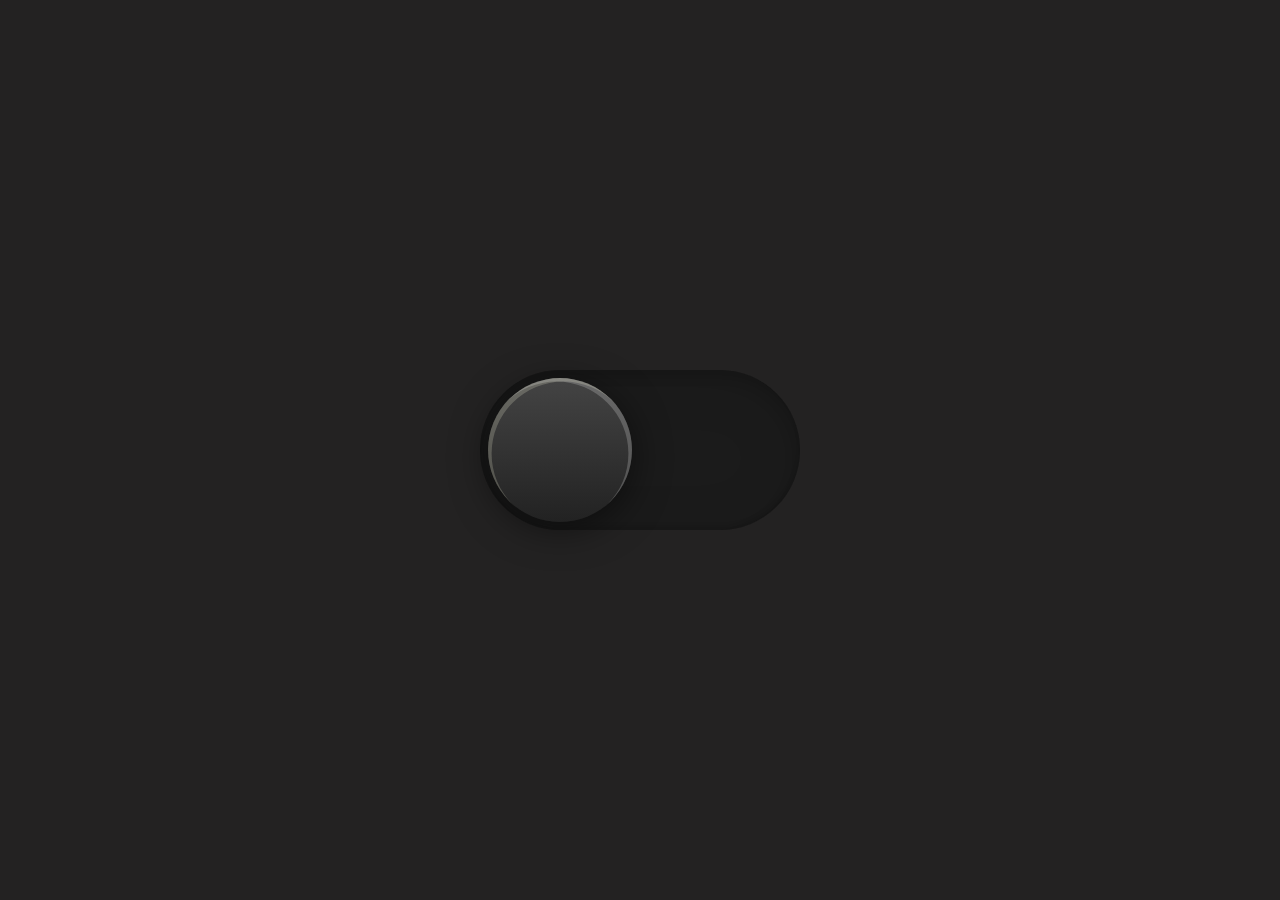
<file: Proyecto11-Toggle/index.html>
<!DOCTYPE html>
<html lang="es">
<head>
    <meta charset="UTF-8">
    <meta name="viewport" content="width=device-width, initial-scale=1.0">
    <link rel="stylesheet" href="src/style.css">
    <title>Document</title>
</head>
<body>
    <div id="toggle">
        <i class="circulo"></i>
    </div>
    <script src="script.js"></script>
</body>
</html>
</file>
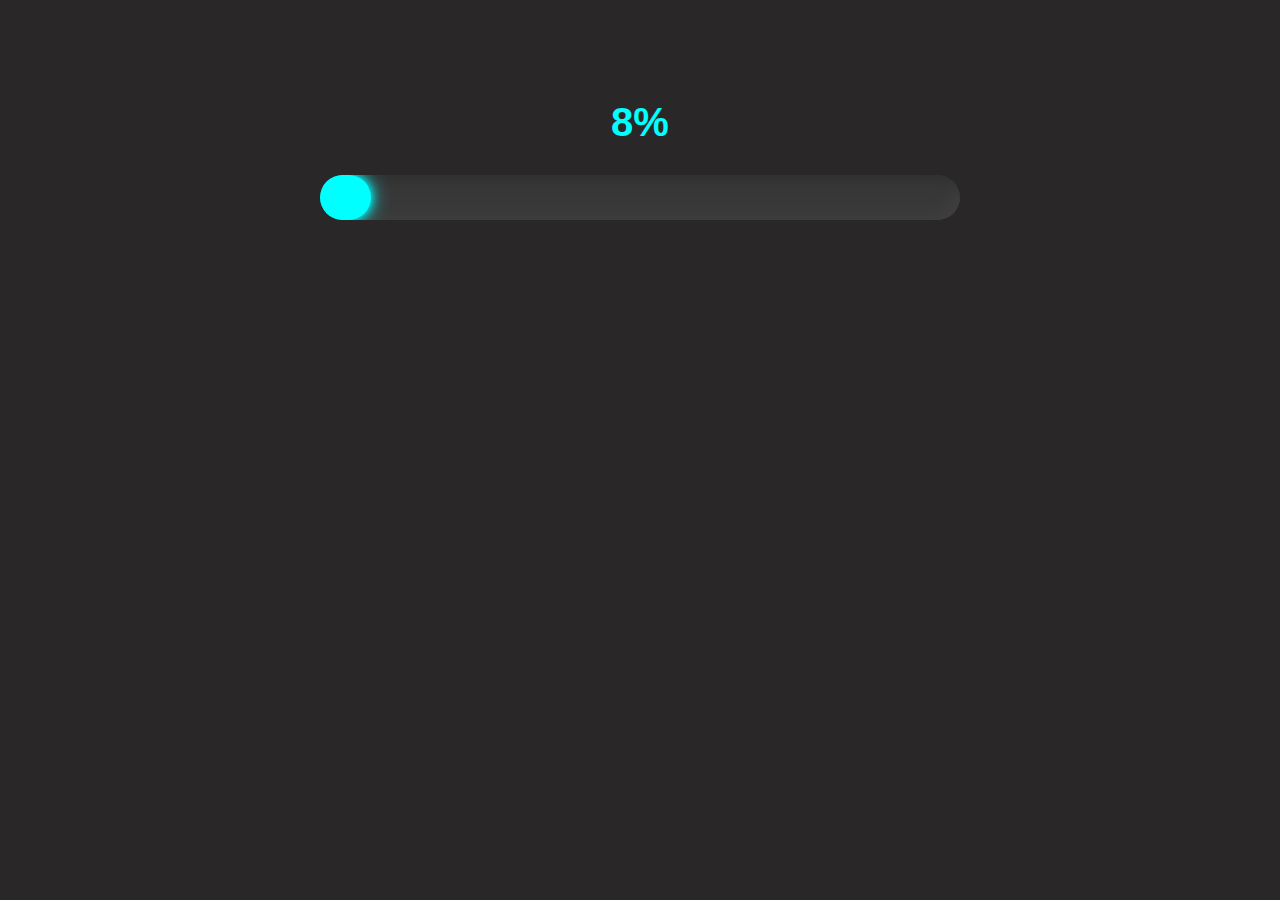
<file: Proyecto13-BarraDeProgreso/index.html>
<!DOCTYPE html>
<html lang="es">
<head>
    <meta charset="UTF-8">
    <meta name="viewport" content="width=device-width, initial-scale=1.0">
    <link rel="stylesheet" href="./css/style.css">
    <title>Document</title>
</head>
<body>
    <div class="porcentaje">0</div>
    <div class="barra">
        <span class="progreso"></span>
    </div>
    
    <script src="./script.js"></script>
</body>
</html>
</file>
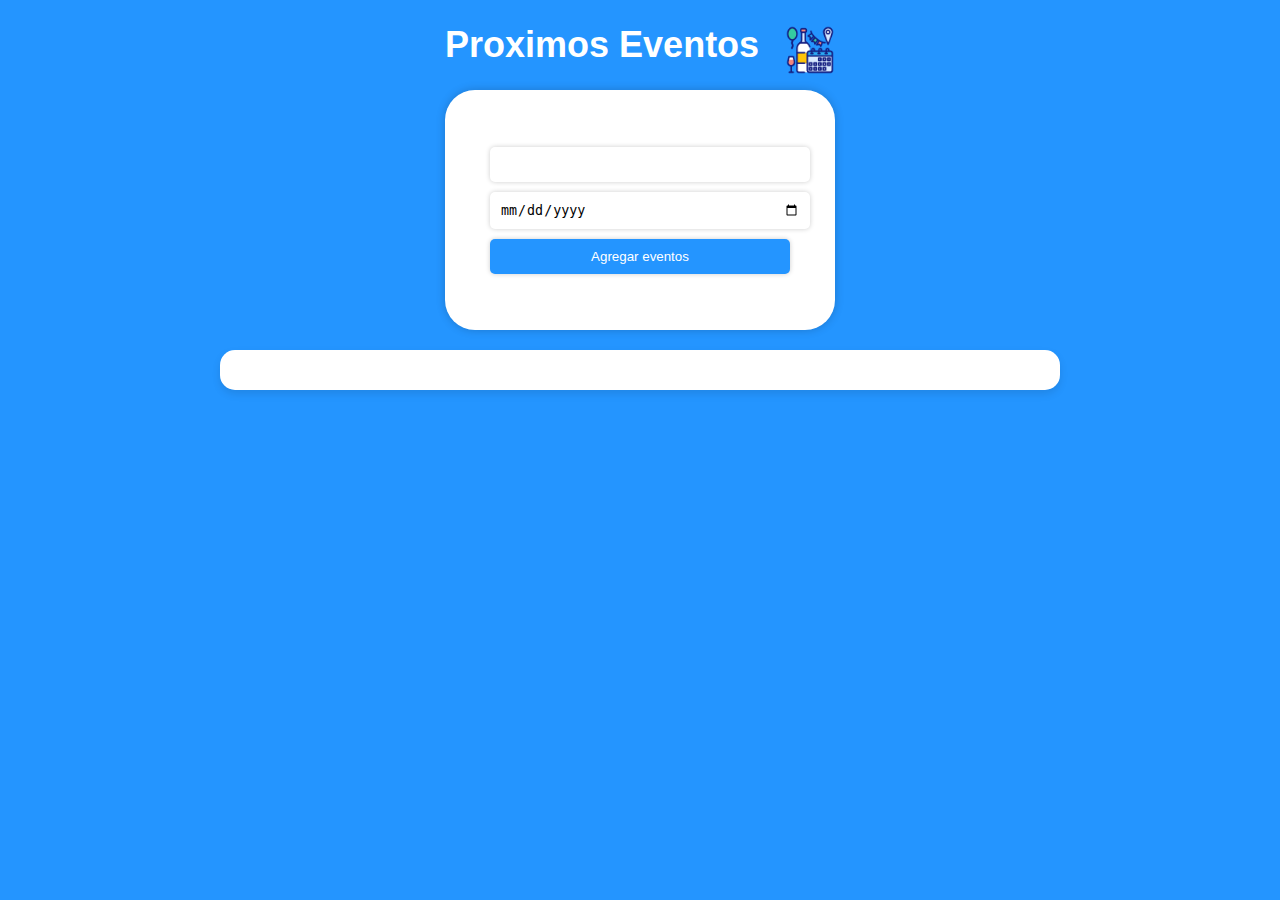
<file: Proyecto9 - Eventos/index.html>
<!DOCTYPE html>
<html lang="en">
<head>
    <meta charset="UTF-8">
    <meta name="viewport" content="width=device-width, initial-scale=1.0">
    <title>Eventos</title>
    <link rel="stylesheet" href="./css/style.css">
</head>
<body>
    <h1 id="titulo">
        Proximos Eventos 
    </h1>

    <div class="logo">
        <img src="img/Icono.png" class="logito">
    </div>
    

    <div class="eventos">
    <div class="formulario">

        <form>
            <input type="text" id="nombreEvento" maxlength="25"/>
            <input type="date" id="fechaEvento"/>
            <input type="submit" id="agregar" value="Agregar eventos"/>

            </form>
        </div>
    </div>
    <div class="listaEventos2" id="listaEventos"    ></div>


    <script src="./script.js"></script>
</body>
</html>
</file>
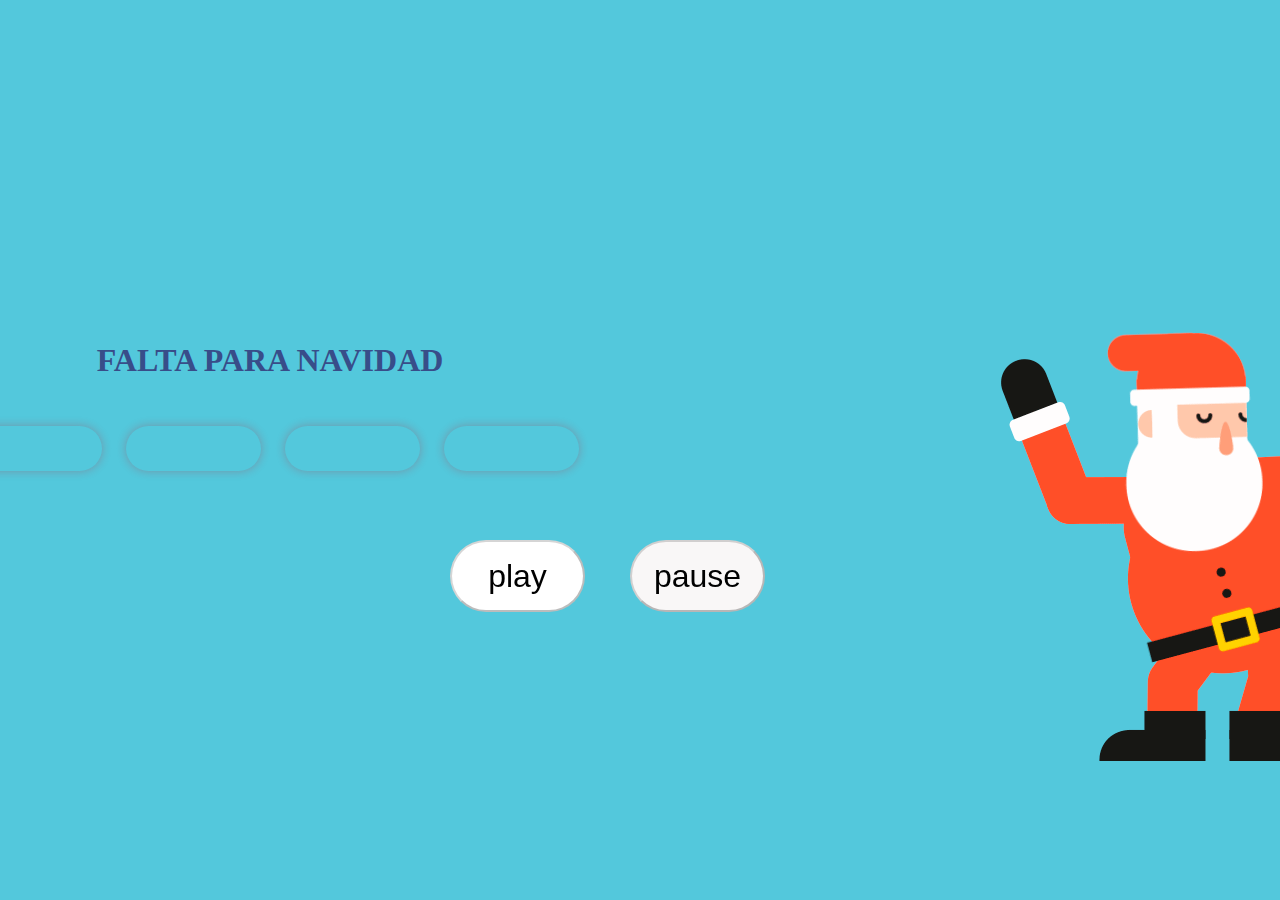
<file: PROYECTO 8/PROYECTO 8/index.html>
<!DOCTYPE html>
<html lang="es">

<head>
    <meta charset="UTF-8">
    <meta name="viewport" content="width=device-width, initial-scale=1.0">
    <title>CUENTA REGRESIVA</title>
    <link rel="stylesheet" href="./css/style.css">
</head>

<body>
    <h1 id="titulo">FALTA PARA NAVIDAD </h1>

    <div class="cont">
        <div id="cuentaRegresiva"></div>
        <div class="campo" id="dias"></div>
        <div class="campo" id="horas"></div>
        <div class="campo" id="minutos"></div>
        <div class="campo" id="segundos"></div>
        <button class="boton1" id="play" onclick="son(1)">play</button>
        <button class="boton" id="pause" onclick="son(2)">pause</button>
    </div>

    <div class="baile">
        <div class="papaOff" id="papaquieto">
        </div>
    </div>

    <script src="./script.js"></script>
</body>

</html>
</file>
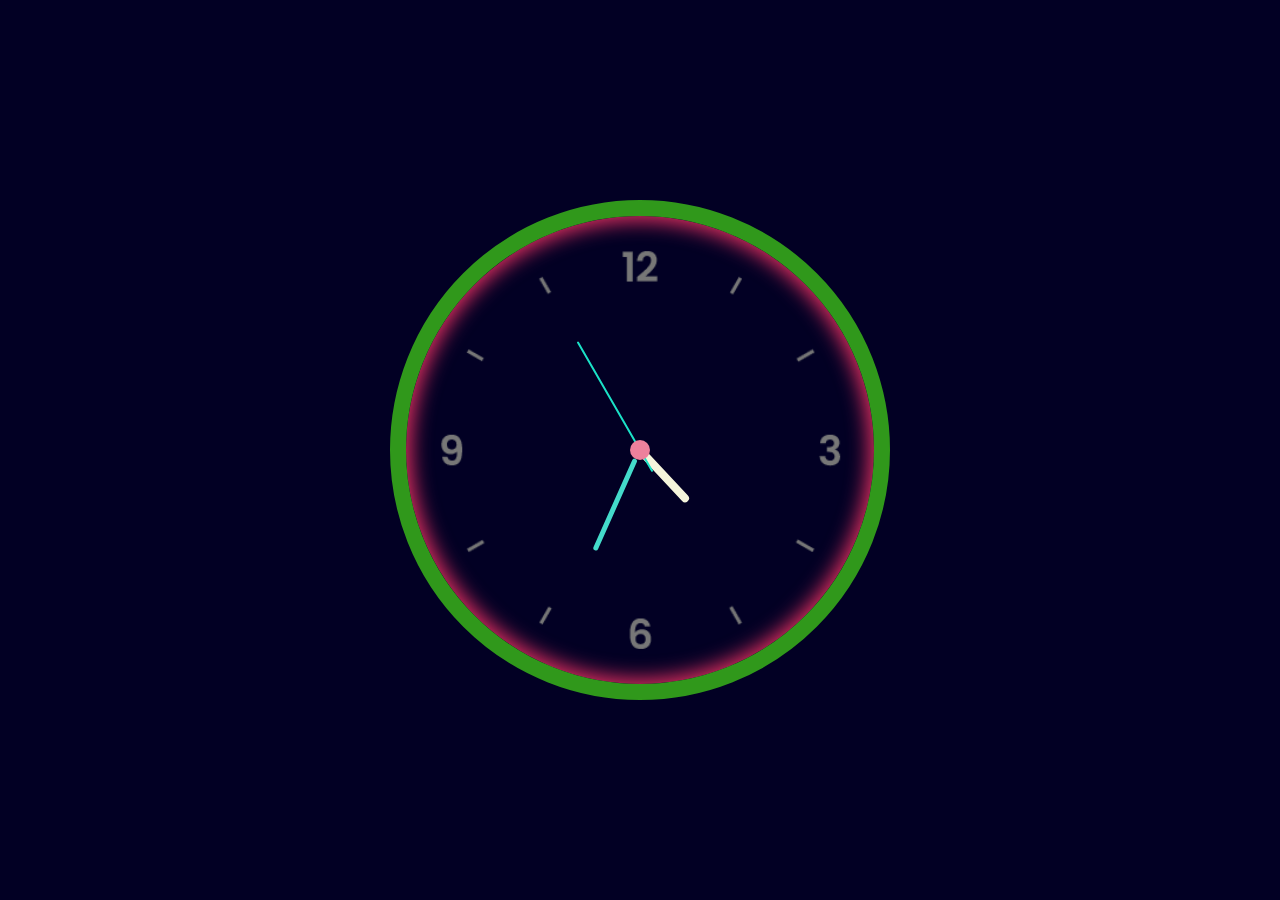
<file: Proyecto3-RelojAnalogo/RelojAnalogo/index.html>
<!DOCTYPE html>
<html lang="es">

<head>
    <meta charset="UTF-8">
    <meta name="viewport" content="width=device-width, initial-scale=1.0">
    <link rel="stylesheet" href="./src/style.css">
    <title>Document</title>
</head>

<body>
    <div class="reloj">
        <div class="hora"></div>
        <div class="minuto"></div>
        <div class="segundo"></div>
    </div>
    <script src="./script.js"></script>
</body>

</html>
</file>
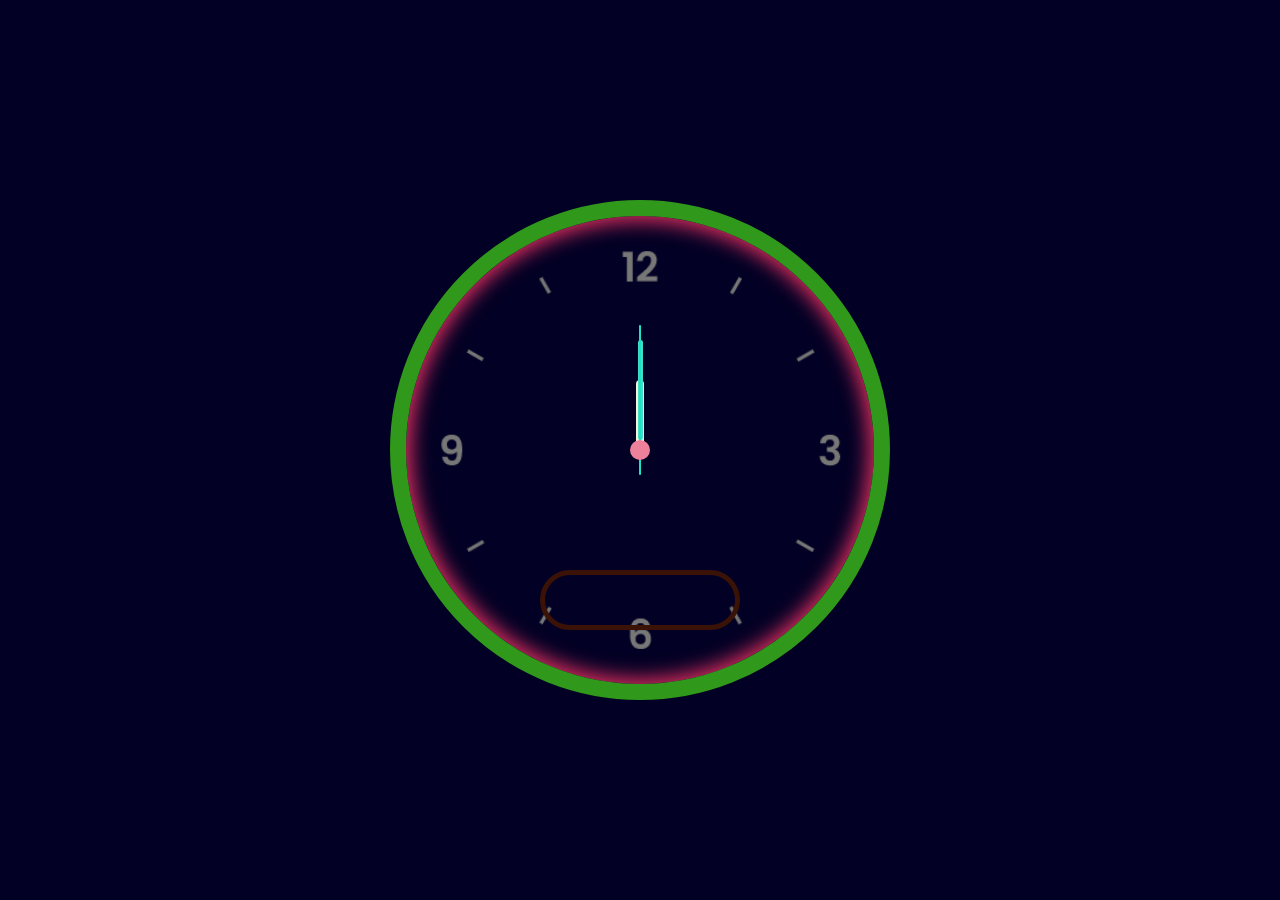
<file: Proyecto4-RelojAnalogo+RelojDigital/RelojAnalogo+RelojDigital/index.html>
<!DOCTYPE html>
<html lang="es">

<head>
    <meta charset="UTF-8">
    <meta name="viewport" content="width=device-width, initial-scale=1.0">
    <link rel="stylesheet" href="./src/style.css">
    <title>Document</title>
</head>

<body>
    <div class="reloj-analogo">
        <div class="hora"></div>
        <div class="minuto"></div>
        <div class="segundo"></div>
        <div class="reloj-digital"></div>
    </div>
    <script src="./script.js"></script>
</body>

</html>
</file>
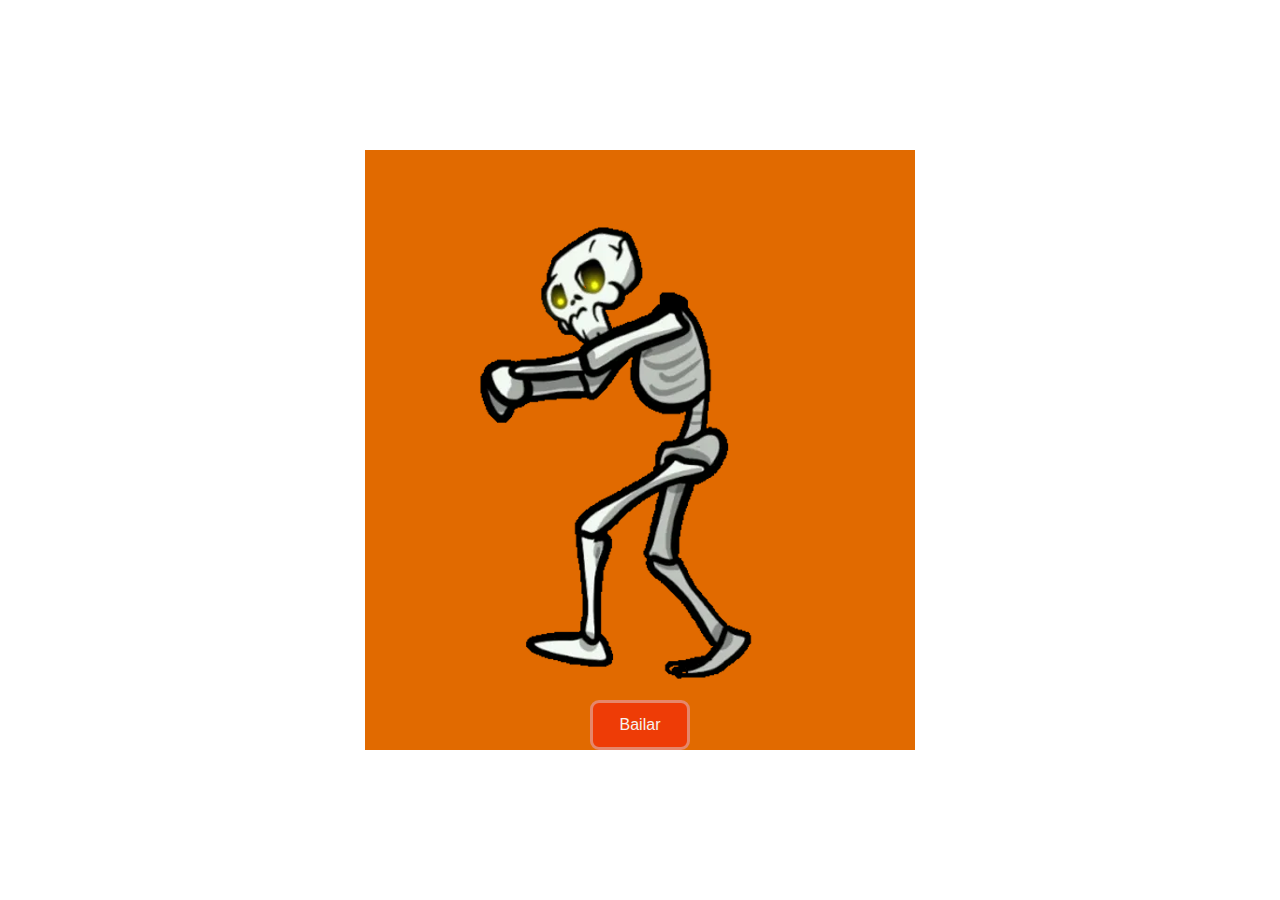
<file: Proyecto5ObjetoEnMovimiento/ObjetoEnMovimiento/index.html>
<!DOCTYPE html>
<html lang="es">

<head>
    <meta charset="UTF-8">
    <meta name="viewport" content="width=device-width, initial-scale=1.0">
    <link rel="stylesheet" href="./src/style.css">
    <title>Baile</title>
</head>

<body>
    <div class="Baile">
        <div id="esqueletoquieto" class="esqueletoOff">
            <div class="esqueletoOnOff" onclick="bailar()">Bailar</div>
        </div>
    </div>
    <script src="./script.js"></script>
</body>

</html>
</file>
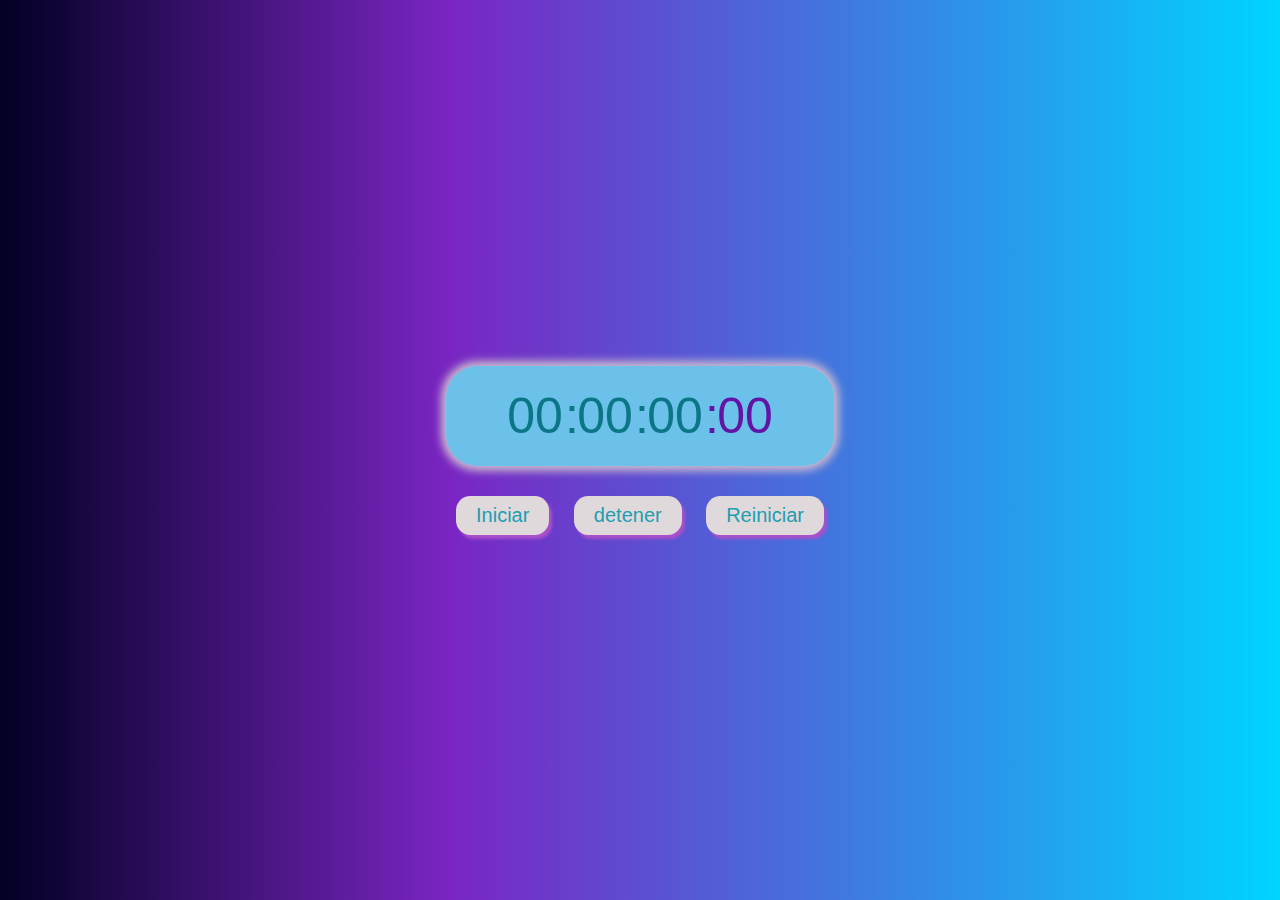
<file: proyecto7/Proyecto7/index.html>
<!DOCTYPE html>
<html lang="es">
<head>
    <meta charset="UTF-8">
    <meta name="viewport" content="width=device-width, initial-scale=1.0">
    <link rel="stylesheet" href="./src/style.css">
    <title>Cronometro</title>
</head>
<body>
    <div class="pantalla">
        <div class="Cronometro">
            <span class= "hora">00</span>
            <span class= "separador">:</span>
            <span class= "minuto">00</span>
            <span class= "separador">:</span>
            <span class= "segundo">00</span>
            <span class= "separador-mili">:</span>
            <span class= "milisegundo">00</span>
        </div>
        <div class="botones">
            <button class="iniciar">Iniciar</button>
            <button class="detener">detener</button>
            <button class="reiniciar">Reiniciar</button>
        </div>
    </div>
    <script src="./script.js"></script>
</body>
</html>
</file>
<file: Proyecto11-Toggle/src/style.css>
*{
    margin: 0;
    padding: 0;
    box-sizing: border-box;
}

body{
    background-color: rgb(35, 34, 34);
    display: flex;
    justify-content: center;
    align-items: center;
    flex-direction: column;
    min-height: 100vh;
    transition: 0.5s;
    &.toggleBlanco{
        background-color: rgb(255, 255, 255226);
    }
}

#toggle {
    height: 160px;
    width: 320px;
    background: #1b1b1b;
    box-shadow: inset 0 8px 60px rgba(0, 0, 0, 0.1),
                inset 0 8px 8px rgba(0, 0, 0, 0.1),
                inset 0 -4px 4px rgba(0, 0, 0, 0.1);
    position: relative;
    border: none;
    cursor: pointer;
    transition: 0.5s;
    appearance: none;
    border-radius: 160px;
    &.toggleBlanco{
        background-color: rgb(232, 235, 238);
        box-shadow: 0 2px 60px rgba(0, 0, 0, 0.1),
                inset 2px 8px rgba(255, 255, 225, 0.1),
                inset -4px 4px rgba(255, 255, 255, 0.05); 
                
        .circulo{
            left: 160px;
            box-shadow: 0 8px 20px rgba(0, 0, 0, 0.1),
                inset 4px 4px rgb(255, 255, 255),
                inset -4px 4px rgba(255, 255, 255, 1);
            background: linear-gradient(to bottom, aliceblue, #fafafa);
        }
    }
}

.circulo{
    position: absolute;
    top: 0;
    left: 0;
    width: 160px;
    height: 160px;
    content: "";
    background: linear-gradient(to bottom, #444, #222);
    border-radius: 50vh;
    transform: scale(0.9);
    transition: 0.5s;
    box-shadow: 0 8px 40px rgba(0, 0, 0, 0.5),
                inset 4px 4px rgba(255, 255, 225, 0.2),
                inset -4px 4px rgba(255, 255, 255, 0.2);

}
</file>
<file: Proyecto13-BarraDeProgreso/css/style.css>
*{
    margin: 0;
    padding: 0;
    box-sizing: border-box;
}

body {
    background-color: rgb(41, 39, 39);
}

.barra {
    background-color: #383838;
    height: 45px;
    width: 50%;
    margin: 130px auto;
    box-shadow: inset 6px 6px 12px #303030,
        inset -6px -6px 12px #404040;
    overflow: hidden;
    border: none;
    border-radius: 20rem;
}

.progreso {
    height: 100%;
    width: 0;
    background-color: aqua;
    box-shadow: 0 0 10px aqua,
        0 0 20px aqua;
    display: block;
    border-radius: 20rem;
}

.porcentaje {
    font-size: 2.5rem;
    font-family: 'Gill Sans', 'Gill Sans MT', Calibri, 'Trebuchet MS', sans-serif;
    font-weight: bold;
    text-align: center;
    transform: translateY(100px);
    color: aqua;
}

body.celebracion {
    background-image: url("../img/imagenProyecto.gif");
    background-size: cover;
    background-repeat: no-repeat;
}
</file>
<file: Proyecto9 - Eventos/css/style.css>
body {
 
    background-color: rgb(36, 149, 255);
    font-family: Arial, sans-serif;
    }
  
  h1 {
    position: relative;
    right: 3%;
    color: white;
    font-size: 36px;
    text-align: center;
    font-family: 'Gill Sans', 'Gill Sans MT', Calibri, 'Trebuchet MS', sans-serif;
}

.logo {
  position: absolute;
  display: flex;
  width: 50px;
  height: 50px;
  left: 780px;
  top: 25px;
  margin-left: 5px; /* Adjust the margin as needed */
}
  
  .formulario {
    align-content: center;
    margin: 20px auto;
    height: 150px;
    width: 300px;
    padding: 45px;
    background-color: #fff;
    border-radius: 30px;
    box-shadow: 0 0 10px rgba(0, 0, 0, 0.2);
    overflow: auto; 
  }

  
  .listaEventos2 {
    background-color: white;
    border-radius: 15px;
    box-shadow: 0 4px 8px rgba(0, 0, 0, 0.1);
    margin: 20px auto;
    max-width: 800px;
    padding: 20px;
    transition: background-color 0.3s ease;
}

  
  .listaEventos2:hover {
    background-color: beige;
  }

  input[type="text"],
  input[type="date"],
  input[type="submit"] {
    display: block;
    margin: 10px 0;
    padding: 10px;
    width: 100%;
    border: none;
    border-radius: 5px;
    box-shadow: 0 0 5px rgba(0, 0, 0, 0.2);
  }
  
  input[type="submit"] {
    background-color: rgb(36, 149, 255);
    color: #fff;
    cursor: pointer;
  }
  

  .evento {
    background-color: white;
    border-radius: 15px;
    box-shadow: 0 4px 8px rgba(0, 0, 0, 0.1);
    padding: 20px;
    margin: 0 auto;
    margin-bottom: 10px;
    transition: background-color 0.3s ease;
    display: flex;
    width: 90%;
    justify-content: space-between;
    position: relative;
    border: 2px solid rgb(20, 2, 2);

}


.evento:hover {
    background-color: #e0b3a4;
}

.dia {
    align-items: baseline;
    display: flex;
    font-family: 'Gill Sans', 'Gill Sans MT', Calibri, 'Trebuchet MS', sans-serif;

}

.diasFaltantes {
    position: absolute;
    color: rgb(17, 228, 17);
    left: 10%;
    font-size: 24px;
    font-weight: bold;
    margin-right: 5px;
    vertical-align: text-top;
    font-family: 'Gill Sans', 'Gill Sans MT', Calibri, 'Trebuchet MS', sans-serif;
}


.texto {
    position: absolute;
    left: 7.5%;
    top: 50%;
    font-size: 18px;
    font-family: 'Gill Sans', 'Gill Sans MT', Calibri, 'Trebuchet MS', sans-serif;
}

.nombreEvento,
.fechaEvento,
.acciones {
    margin-top: 10px;
    font-family: 'Gill Sans', 'Gill Sans MT', Calibri, 'Trebuchet MS', sans-serif;
    overflow: hidden;
    text-overflow: ellipsis;
    white-space: nowrap;
}

.nombreEvento {
  position: absolute;
  left: 25%;
  font-size: 20px;
  color: #333;
  overflow: hidden;
  text-overflow: ellipsis;
  white-space: nowrap;
  flex-grow: 1;
}

.fechaEvento {
  position: absolute;
  left: 60%;
  font-size: 16px;
  color: #555;
  margin-right: 10px;
  font-family: 'Gill Sans', 'Gill Sans MT', Calibri, 'Trebuchet MS', sans-serif;
  overflow: hidden;
  text-overflow: ellipsis;
  white-space: nowrap;
}

.acciones {
    margin-top: 15px;
  }

.eliminar {
    background-color: #37ad33;
    color: #fff;
    cursor: pointer;
    border: none;
    padding: 15px 12px;
    border-radius: 5px;
    font-size: 14px;
    transition: background-color 0.3s ease;
}

.eliminar:hover {
    background-color: #c21717;
}
</file>
<file: PROYECTO 8/PROYECTO 8/css/style.css>
* {
    margin: 0;
    padding: 0;
    box-sizing: border-box;
    background-color: rgb(83, 200, 220);
}

body {
    align-items: center;
    justify-content: center;
    display: flex;
    min-height: 100vh;
}



#titulo {
    color: rgb(56, 77, 137);
    position: relative;
    top: -10vh;
    left: -6vh;
}

.campo {
    margin: 10px;
    position: relative;
    display: inline-flex;
    align-items: center;
    justify-content: center;
    left: -60vh;
    width: 15vh;
    height: 5vh;
    border-radius: 3rem;
    font-size: 2rem;
    box-shadow: 0 0 10px rgba(198, 28, 45, 0.3);
}


.papaOff {
    position: fixed;
    top: 30vh;
    width: 650px;
    height: 600px;
    left: 100vh;
    background-image: url("../img/papaNoel1.png");
    background-repeat: no-repeat;

}

.papaOff.on {
    background-image: url("../img/papaNoel.gif");
    background-repeat: no-repeat;
}

#play{
    color: rgb(0, 0, 0);
    position: fixed;
    top: 60vh;
    left: 50vh;
    width: 15vh;
    height: 8vh;
    border-radius: 3rem;
    font-size: 2rem;
    cursor: pointer;
    background-color: rgb(255, 255, 255);
}
#pause{
    color: rgb(0, 0, 0);
    position: fixed;
    top: 60vh;
    left: 70vh;
    width: 15vh;
    height: 8vh;
    border-radius: 3rem;
    font-size: 2rem;
    cursor: pointer;
    background-color: rgb(249, 247, 247);
}

h1{
    position: relative;
    top:200px;
    left:350px;
}

.esti{
    position: relative;
    top:210px;
    left: 240px;
}


#pause.on {
    background-color: rgb(231, 49, 70);
}

#play.on {
    background-color: rgb(212, 20, 20);
}

#pause:hover.on {
    color: rgb(143, 28, 28);
    background-color: rgb(175, 67, 177);
}

#play:hover.on {
    color: rgb(185, 30, 30);
    background-color: rgb(175, 67, 177);
}
</file>
<file: Proyecto3-RelojAnalogo/RelojAnalogo/src/style.css>
* {
    margin: 0;
    padding: 0;
    box-sizing: border-box;
}

body {
    display: flex;
    align-items: center;
    justify-content: center;
    min-height: 100vh;
    background-color: rgb(2, 0, 36);
}

.reloj {
    width: 500px;
    height: 500px;
    display: flex;
    justify-content: center;
    align-items: center;
    background-image: url("../img/RelojFondo.png");
    background-size: cover;
    border: 1rem solid rgb(48, 152, 27);
    border-radius: 50vh;
    box-shadow: inset 0px 0px 20px 5px rgb(227, 47, 96);
}

.reloj::before {
    content: '';
    position: absolute;
    width: 20px;
    height: 20px;
    background: rgb(237, 129, 156);
    border-radius: 50vh;
    z-index: 10000;
}

.hora {
    width: 140px;
    height: 140px;
}

.minuto {
    width: 220px;
    height: 220px;
}

.segundo {
    width: 250px;
    height: 250px;
}

.hora::before {
    content: '';
    position: absolute;
    width: 8px;
    height: 70px;
    background: beige;
    z-index: 10;
    border-radius: 50vh;
}

.minuto::before {
    content: '';
    position: absolute;
    width: 5px;
    height: 100px;
    background: rgb(68, 219, 203);
    z-index: 11;
    border-radius: 50vh;
}

.segundo::before {
    content: '';
    position: absolute;
    width: 1.8px;
    height: 150px;
    background: rgb(27, 226, 199);
    z-index: 11;
    border-radius: 50vh;
}

.hora,
.minuto,
.segundo {
    display: flex;
    justify-content: center;
    position: absolute;
    border-radius: 50vh;
}
</file>
<file: Proyecto4-RelojAnalogo+RelojDigital/RelojAnalogo+RelojDigital/src/style.css>
* {
    margin: 0;
    padding: 0;
    box-sizing: border-box;
}

body {
    display: flex;
    align-items: center;
    justify-content: center;
    min-height: 100vh;
    background-color: rgb(2, 0, 36);
}

.reloj-analogo {
    width: 500px;
    height: 500px;
    display: flex;
    justify-content: center;
    align-items: center;
    background-image: url("../img/RelojFondo.png");
    background-size: cover;
    border: 1rem solid rgb(48, 152, 27);
    border-radius: 50vh;
    box-shadow: inset 0px 0px 20px 5px rgb(227, 47, 96);
}

.reloj-analogo::before {
    content: '';
    position: absolute;
    width: 20px;
    height: 20px;
    background: rgb(237, 129, 156);
    border-radius: 50vh;
    z-index: 10000;
}

.hora {
    width: 140px;
    height: 140px;
}

.minuto {
    width: 220px;
    height: 220px;
}

.segundo {
    width: 250px;
    height: 250px;
}

.hora::before {
    content: '';
    position: absolute;
    width: 8px;
    height: 70px;
    background: beige;
    z-index: 10;
    border-radius: 50vh;
}

.minuto::before {
    content: '';
    position: absolute;
    width: 5px;
    height: 100px;
    background: rgb(68, 219, 203);
    z-index: 11;
    border-radius: 50vh;
}

.segundo::before {
    content: '';
    position: absolute;
    width: 1.8px;
    height: 150px;
    background: rgb(27, 226, 199);
    z-index: 11;
    border-radius: 50vh;
}

.hora,
.minuto,
.segundo {
    display: flex;
    justify-content: center;
    position: absolute;
    border-radius: 50vh;
}

.reloj-digital {
    border: 5px solid rgb(59, 19, 6);
    width: 200px;
    height: 60px;
    display: flex;
    justify-content: center;
    align-items: center;
    border-radius: 50px;
    font-family: monospace;
    font-size: 1.5rem;
    color: rgb(213, 226, 228);
    position: absolute;
    /* el elemento se posicionará de forma absoluta en relación con su contenedor */
    bottom: 30%;
    /* se utiliza para establecer la distancia entre el borde inferior del elemento y el borde inferior del contenedor */
    left: 50%;
    margin-left: -100px;
}
</file>
<file: Proyecto5ObjetoEnMovimiento/ObjetoEnMovimiento/src/style.css>
* {
    margin: 0;
    padding: 0;
    box-sizing: border-box;
}

body {
    align-items: center;
    justify-content: center;
    display: flex;
    min-height: 100vh;
}

.esqueletoOff {
    width: 550px;
    height: 600px;
    background-color: rgb(225, 106, 0);
    display: flex;
    align-items: end;
    justify-content: center;
    background-image: url("../img/ImagenEstatica.png")
}

.esqueletoOff.on {
    background-image: url("../img/ImagenMovimiento.gif");
}

.esqueletoOnOff {
    width: 100px;
    height: 50px;
    background-color: rgb(238, 60, 6);
    border-radius: 1vh;
    border: 0.2rem solid rgb(229, 135, 107);
    position: fixed;
    color: rgb(247, 242, 240);
    align-items: center;
    justify-content: center;
    display: flex;
    font-family: 'Trebuchet MS', 'Lucida Sans Unicode', 'Lucida Grande', 'Lucida Sans', Arial, sans-serif;
}

.esqueletoOnOff:hover {
    background: rgb(63, 94, 251);
    background: radial-gradient(circle, rgba(63, 94, 251, 1) 0%, rgba(252, 70, 107, 1) 100%);
    cursor: pointer;
}
</file>
<file: proyecto7/Proyecto7/src/style.css>
* {
    margin: 0;
    padding: 0;
    box-sizing: border-box;
    font-family: 'Franklin Gothic Medium', 'Arial Narrow', Arial, sans-serif;
   
}

body {
    min-height: 100vh;
    min-width: 100vh;
    display: flex;
    align-items: center;
    justify-content: center;
    background: rgb(2,0,36);
background: linear-gradient(90deg, rgba(2,0,36,1) 0%, rgba(122,37,195,1) 35%, rgba(0,212,255,1) 100%);

}

.pantalla {
    user-select: none;
  
}

.pantalla .Cronometro {
    height: 100px;
    background: #6bc1e9;
    display: flex;
    align-items: center;
    justify-content: center;
    border-radius: 2rem;
    box-shadow: 0px 0px 8px 5px #c9bacf;
    border: none;
}

.pantalla .Cronometro span {
    width: 60px;
    text-align: center;
    font-size: 50px;
    font-weight: 520;
    color: rgb(11, 118, 134);

}
.Cronometro span.separador,
.Cronometro span.separador-mili{
    width: 10px;
}
.Cronometro span.hora{
    width: 60px; 

}
.Cronometro span.separador-mili,
.Cronometro span.milisegundo{
    color: #6215a5;
}
.pantalla .botones{
    text-align: center;
    margin-top: 30px;

}
.botones button{
    padding: 8px 20px;
    outline: none;
    border: none;
    margin:0px 10px;
    color: rgb(35, 157, 176);
    background: #e0d9db;
    font-size: 20px;
    font-weight: 500;
    border-radius: 0.9rem;
    cursor:pointer;
    box-shadow: 3px 4px 3px 0px #a851cb;

}
.botones button.on {
    pointer-events: none;
    opacity: 0.7;
    
}
</file>
